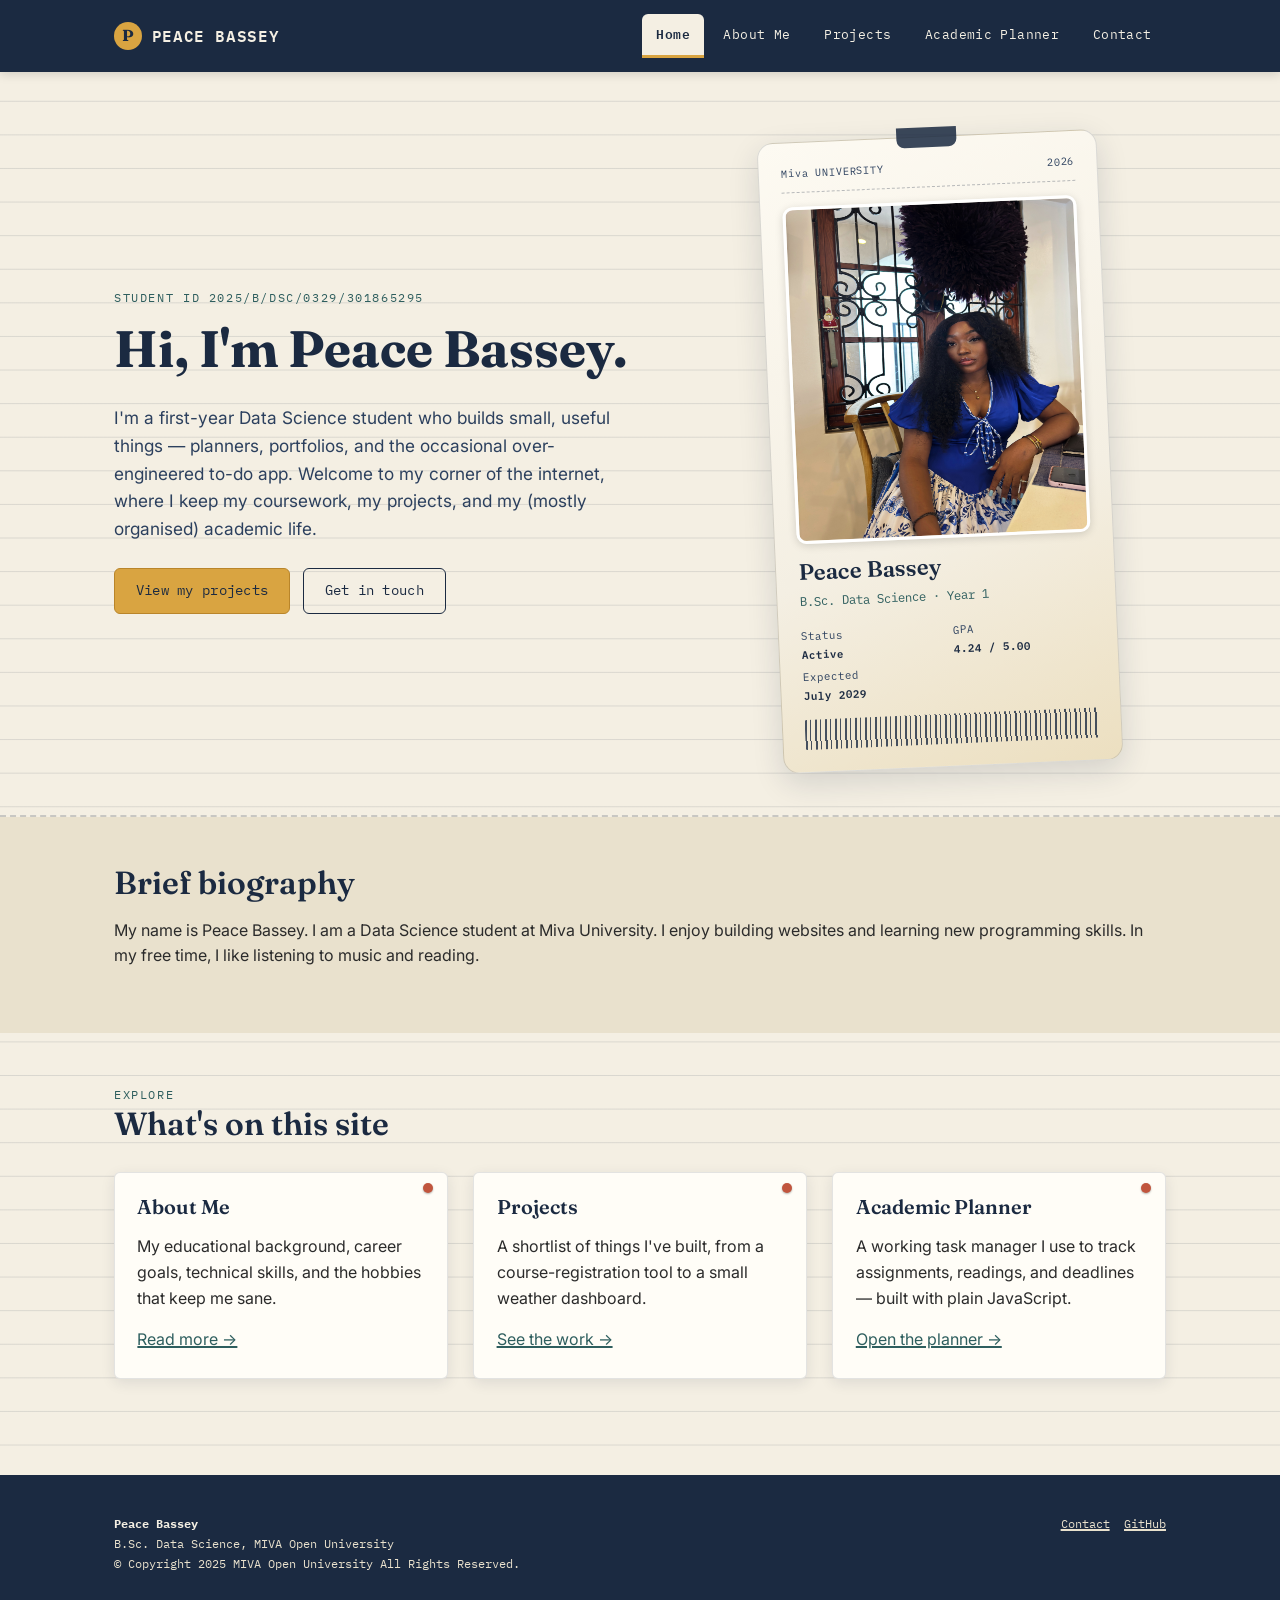
<file: index.html>
<!DOCTYPE html>
<html lang="en">
<head>
<meta charset="UTF-8">
<meta name="viewport" content="width=device-width, initial-scale=1.0">
<title>Peace Bassey — Student Portfolio</title>
<meta name="description" content="Personal academic portfolio and planner for Peace Bassey.">
<link rel="stylesheet" href="css/styles.css">
</head>
<body>
<a href="#main" class="skip-link">Skip to content</a>

<header class="site-header">
  <div class="nav-wrap">
    <a href="index.html" class="brand"><span class="brand-mark">P</span> PEACE BASSEY</a>
    <button class="nav-toggle" id="navToggle" aria-expanded="false" aria-controls="mainNav">☰ Menu</button>
    <nav class="main-nav" id="mainNav" aria-label="Main navigation">
      <ul>
        <li><a href="index.html" aria-current="page">Home</a></li>
        <li><a href="about.html">About Me</a></li>
        <li><a href="projects.html">Projects</a></li>
        <li><a href="planner.html">Academic Planner</a></li>
        <li><a href="contact.html">Contact</a></li>
      </ul>
    </nav>
  </div>
</header>

<main id="main">
  <section class="hero">
    <div class="container hero-grid">
      <div class="hero-copy">
        <span class="eyebrow">Student ID 2025/B/DSC/0329/301865295</span>
        <h1>Hi, I'm Peace Bassey.</h1>
        <p class="lede">I'm a first-year Data Science student who builds small, useful things — planners, portfolios,
           and the occasional over-engineered to-do app. Welcome to my corner of the internet, where I keep my coursework,
            my projects, and my (mostly organised) academic life.</p>
        <div class="hero-actions">
          <a href="projects.html" class="btn btn-primary">View my projects</a>
          <a href="contact.html" class="btn btn-outline">Get in touch</a>
        </div>
      </div>

      <div class="id-card" aria-label="Student identification card">
        <div class="id-card-top">
          <span>Miva UNIVERSITY</span>
          <span>2026</span>
        </div>
       <img class="id-photo" src="images\IMG_4835.JPG" alt="Photograph of Peace Bassey">
        <div class="id-details">
          <h2>Peace Bassey</h2>
          <span class="id-role">B.Sc. Data Science · Year 1</span>
          <div class="id-meta">
            <div>Status<span>Active</span></div>
            <div>GPA<span>4.24 / 5.00</span></div>
            <div>Expected<span>July 2029</span></div>
          </div>
        </div>
        <div class="id-barcode" aria-hidden="true"></div>
      </div>
    </div>
  </section>

  <hr class="divider">

  <section class="section-alt">
   <div class="container">
  <h2>Brief biography</h2>
  <p>My name is Peace Bassey. I am a Data Science student at Miva University. 
    I enjoy building websites and learning new programming skills. In my free time, I like listening to music and reading.</p>
</div>
  </section>

  <section>
    <div class="container">
      <span class="eyebrow">Explore</span>
      <h2>What's on this site</h2>
      <div class="card-grid">
        <div class="index-card">
          <h3>About Me</h3>
          <p>My educational background, career goals, technical skills, and the hobbies that keep me sane.</p>
          <a href="about.html">Read more →</a>
        </div>
        <div class="index-card">
          <h3>Projects</h3>
          <p>A shortlist of things I've built, from a course-registration tool to a small weather dashboard.</p>
          <a href="projects.html">See the work →</a>
        </div>
        <div class="index-card">
          <h3>Academic Planner</h3>
          <p>A working task manager I use to track assignments, readings, and deadlines — built with plain JavaScript.</p>
          <a href="planner.html">Open the planner →</a>
        </div>
      </div>
    </div>
  </section>
</main>

<footer class="site-footer">
  <div class="container footer-grid">
    <div>
      <strong style="color:var(--parchment);">Peace Bassey</strong><br>
      B.Sc. Data Science, MIVA Open University<br>
      © Copyright 2025 MIVA Open University All Rights Reserved.
    </div>
    <div class="social-row">
      <a href="contact.html">Contact</a>
      <a href="https://github.com/PeaceBass" target="_blank" rel="noopener">GitHub</a>
    </div>
  </div>
</footer>

<script src="js/script.js"></script>
</body>
</html>
</file>
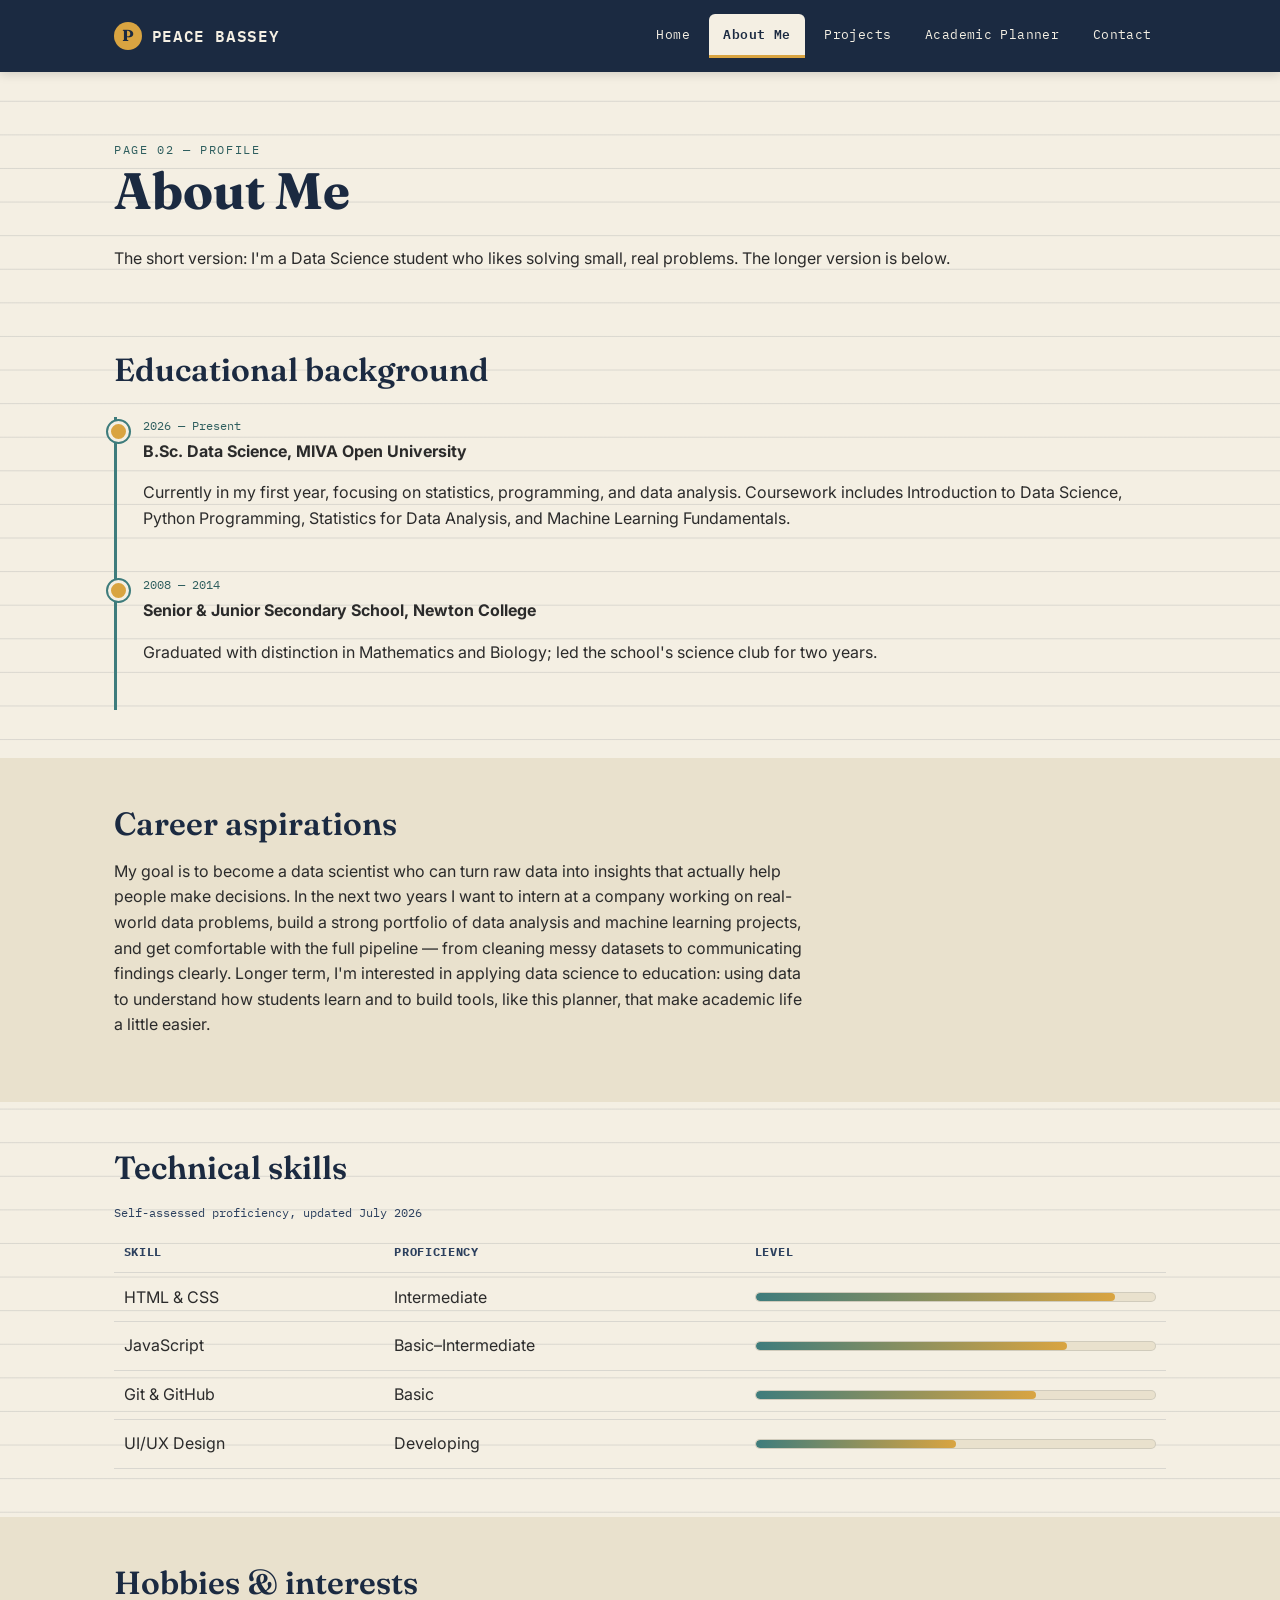
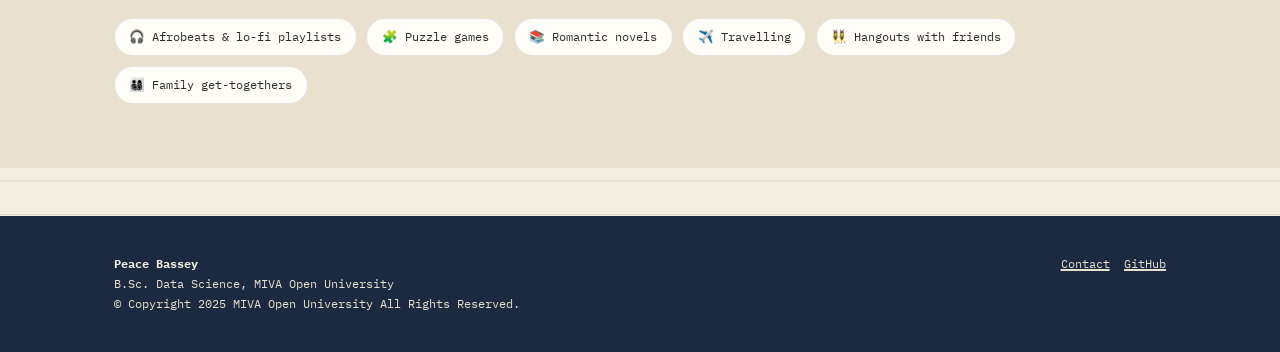
<file: about.html>
<!DOCTYPE html>
<html lang="en">
<head>
<meta charset="UTF-8">
<meta name="viewport" content="width=device-width, initial-scale=1.0">
<title>About Me — Peace Bassey</title>
<link rel="stylesheet" href="css/styles.css">
</head>
<body>
<a href="#main" class="skip-link">Skip to content</a>

<header class="site-header">
  <div class="nav-wrap">
    <a href="index.html" class="brand"><span class="brand-mark">P</span> PEACE BASSEY</a>
    <button class="nav-toggle" id="navToggle" aria-expanded="false" aria-controls="mainNav">☰ Menu</button>
    <nav class="main-nav" id="mainNav" aria-label="Main navigation">
      <ul>
        <li><a href="index.html">Home</a></li>
        <li><a href="about.html" aria-current="page">About Me</a></li>
        <li><a href="projects.html">Projects</a></li>
        <li><a href="planner.html">Academic Planner</a></li>
        <li><a href="contact.html">Contact</a></li>
      </ul>
    </nav>
  </div>
</header>

<main id="main">
  <section class="hero" style="padding-bottom:1rem;">
    <div class="container">
      <span class="eyebrow">Page 02 — Profile</span>
      <h1>About Me</h1>
      <p class="lede">The short version: I'm a Data Science student who likes solving small, real problems. 
        The longer version is below.</p>
    </div>
  </section>

  <section>
    <div class="container">
      <h2>Educational background</h2>
      <ol class="timeline">
        <li>
          <span class="when">2026 — Present</span>
          <strong>B.Sc. Data Science, MIVA Open University</strong>
          <p>Currently in my first year, focusing on statistics, programming, and data analysis. Coursework includes Introduction to Data Science, Python Programming, Statistics for Data Analysis, and Machine Learning Fundamentals.</p>
        </li>
        <li>
          <span class="when">2008 — 2014</span>
          <strong>Senior &amp; Junior Secondary School, Newton College</strong>
          <p>Graduated with distinction in Mathematics and Biology; led the school's science club for two years.</p>
        </li>
      </ol>
    </div>
  </section>

  <section class="section-alt">
   <div class="container">
  <h2>Career aspirations</h2>
  <p style="max-width:70ch;">My goal is to become a data scientist who can turn raw data into insights that actually help 
    people make decisions. In the next two years I want to intern at a company working on real-world data problems,
     build a strong portfolio of data analysis and machine learning projects, and get comfortable with the 
     full pipeline — from cleaning messy datasets to communicating findings clearly. Longer term, I'm interested in 
     applying data science to education: using data to understand how students learn and to build tools, like this planner,
      that make academic life a little easier.</p>
</div>
  </section>

  <section>
    <div class="container">
      <h2>Technical skills</h2>
      <table class="skills-table">
        <caption>Self-assessed proficiency, updated July 2026</caption>
        <thead>
          <tr><th>Skill</th><th>Proficiency</th><th style="width:40%;">Level</th></tr>
        </thead>
        <tbody>
          <tr>
            <td>HTML &amp; CSS</td><td>Intermediate</td>
            <td><div class="meter"><div class="meter-fill" style="--pct:90%;"></div></div></td>
          </tr>
          <tr>
            <td>JavaScript</td><td>Basic–Intermediate</td>
            <td><div class="meter"><div class="meter-fill" style="--pct:78%;"></div></div></td>
          </tr>         
          <tr>
            <td>Git &amp; GitHub</td><td>Basic</td>
            <td><div class="meter"><div class="meter-fill" style="--pct:70%;"></div></div></td>
          </tr>
          <tr>
            <td>UI/UX Design</td><td>Developing</td>
            <td><div class="meter"><div class="meter-fill" style="--pct:50%;"></div></div></td>
          </tr>
        </tbody>
      </table>
    </div>
  </section>

  <section class="section-alt">
    <div class="container">
      <h2>Hobbies &amp; interests</h2>
      <ul class="hobby-list">
        <li>🎧 Afrobeats &amp; lo-fi playlists</li>
        <li>🧩 Puzzle games</li>
        <li>📚 Romantic novels</li>
        <li>✈️ Travelling</li>
        <li>👯‍♀️ Hangouts with friends</li>
        <li>👨‍👩‍👧‍👦 Family get-togethers</li>
      </ul>
    </div>
  </section>
</main>

<footer class="site-footer">
  <div class="container footer-grid">
    <div>
      <strong style="color:var(--parchment);">Peace Bassey</strong><br>
      B.Sc. Data Science, MIVA Open University<br>
      © Copyright 2025 MIVA Open University All Rights Reserved.
    </div>
    <div class="social-row">
      <a href="contact.html">Contact</a>
      <a href="https://github.com/PeaceBass" target="_blank" rel="noopener">GitHub</a>
    </div>
  </div>
</footer>

<script src="js/script.js"></script>
</body>
</html>
</file>
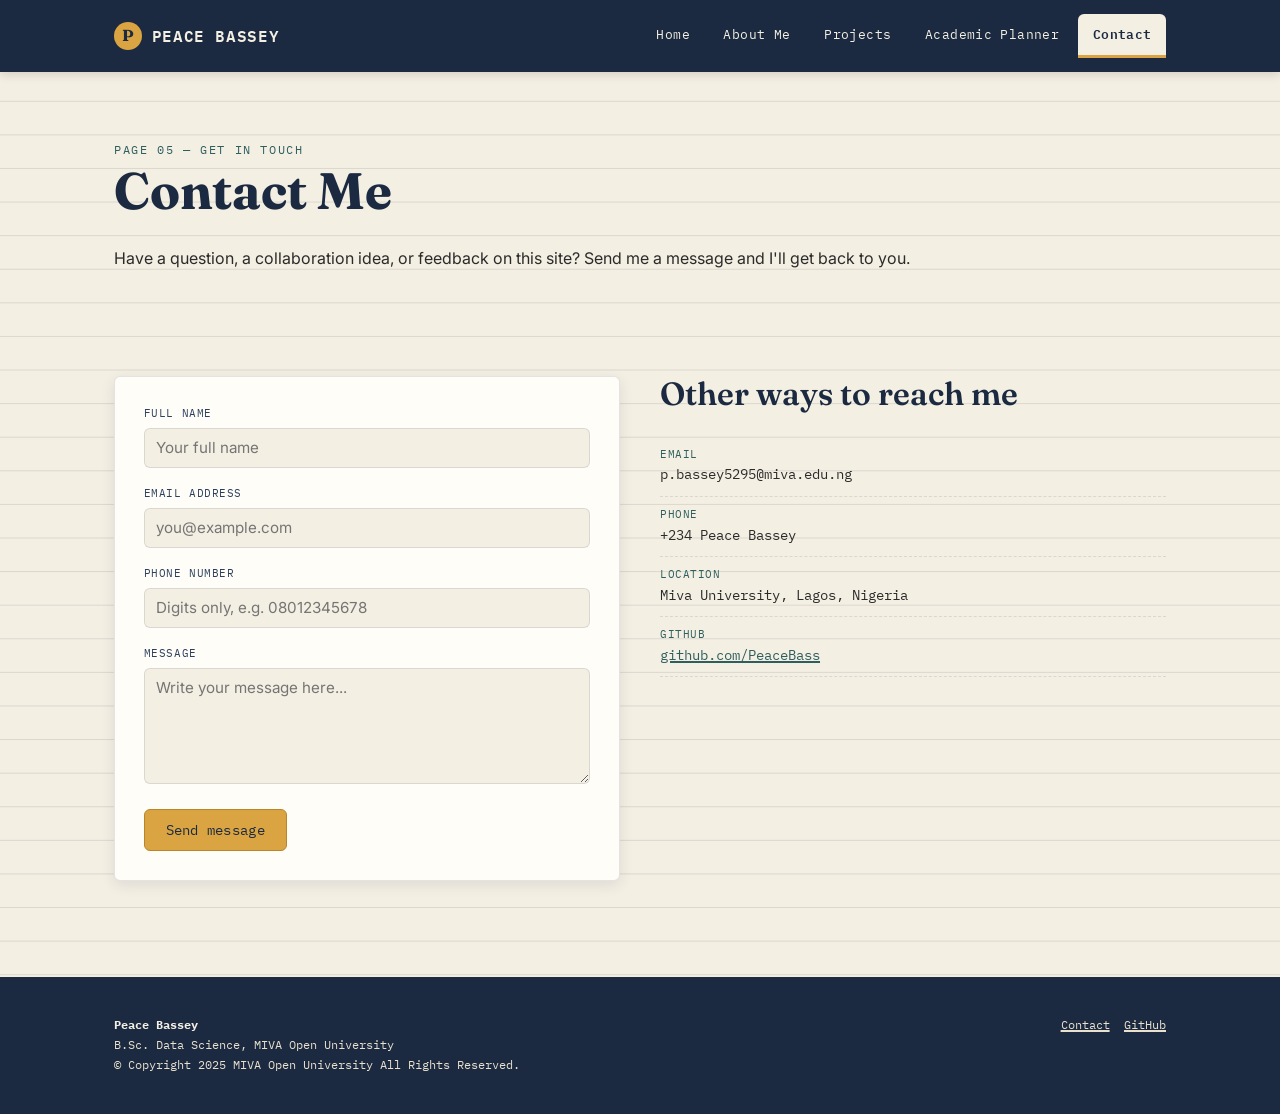
<file: contact.html>
<!DOCTYPE html>
<html lang="en">
<head>
<meta charset="UTF-8">
<meta name="viewport" content="width=device-width, initial-scale=1.0">
<title>Contact — Peace Bassey</title>
<link rel="stylesheet" href="css/styles.css">
</head>
<body>
<a href="#main" class="skip-link">Skip to content</a>

<header class="site-header">
  <div class="nav-wrap">
    <a href="index.html" class="brand"><span class="brand-mark">P</span> PEACE BASSEY</a>
    <button class="nav-toggle" id="navToggle" aria-expanded="false" aria-controls="mainNav">☰ Menu</button>
    <nav class="main-nav" id="mainNav" aria-label="Main navigation">
      <ul>
        <li><a href="index.html">Home</a></li>
        <li><a href="about.html">About Me</a></li>
        <li><a href="projects.html">Projects</a></li>
        <li><a href="planner.html">Academic Planner</a></li>
        <li><a href="contact.html" aria-current="page">Contact</a></li>
      </ul>
    </nav>
  </div>
</header>

<main id="main">
  <section class="hero" style="padding-bottom:1rem;">
    <div class="container">
      <span class="eyebrow">Page 05 — Get in touch</span>
      <h1>Contact Me</h1>
      <p class="lede">Have a question, a collaboration idea, or feedback on this site? Send me a message and I'll get back to you.</p>
    </div>
  </section>

  <section>
    <div class="container contact-grid">
      <div class="form-box">
        <form id="contact-form" novalidate>
          <div class="field" id="field-name">
            <label for="name">Full name</label>
            <input type="text" id="name" name="name" placeholder="Your full name">
            <span class="error-msg">Please enter your name.</span>
          </div>

          <div class="field" id="field-email">
            <label for="email">Email address</label>
            <input type="email" id="email" name="email" placeholder="you@example.com">
            <span class="error-msg">Please enter a valid email address (e.g. name@example.com).</span>
          </div>

          <div class="field" id="field-phone">
            <label for="phone">Phone number</label>
            <input type="tel" id="phone" name="phone" placeholder="Digits only, e.g. 08012345678">
            <span class="error-msg">Phone number must contain digits only, with no letters or symbols.</span>
          </div>

          <div class="field" id="field-message">
            <label for="message">Message</label>
            <textarea id="message" name="message" rows="5" placeholder="Write your message here..."></textarea>
            <span class="error-msg">Please enter a message.</span>
          </div>

          <button type="submit" class="btn btn-primary">Send message</button>
          <div class="form-status" id="form-status" role="alert"></div>
        </form>
      </div>

      <div>
        <h2>Other ways to reach me</h2>
        <ul class="info-list">
          <li><span class="label">Email</span>p.bassey5295@miva.edu.ng</li>
          <li><span class="label">Phone</span>+234 Peace Bassey</li>
          <li><span class="label">Location</span>Miva University, Lagos, Nigeria</li>
          <li><span class="label">GitHub</span><a href="https://github.com/PeaceBass" target="_blank" rel="noopener">github.com/PeaceBass</a></li>
        </ul>

      
      </div>
    </div>
  </section>
</main>

<footer class="site-footer">
  <div class="container footer-grid">
   <div>
      <strong style="color:var(--parchment);">Peace Bassey</strong><br>
      B.Sc. Data Science, MIVA Open University<br>
      © Copyright 2025 MIVA Open University All Rights Reserved.
    </div>
    <div class="social-row">
      <a href="contact.html">Contact</a>
      <a href="https://github.com/PeaceBass" target="_blank" rel="noopener">GitHub</a>
    </div>
  </div>
</footer>

<script src="js/script.js"></script>
<script src="js/contact.js"></script>
</body>
</html>
</file>
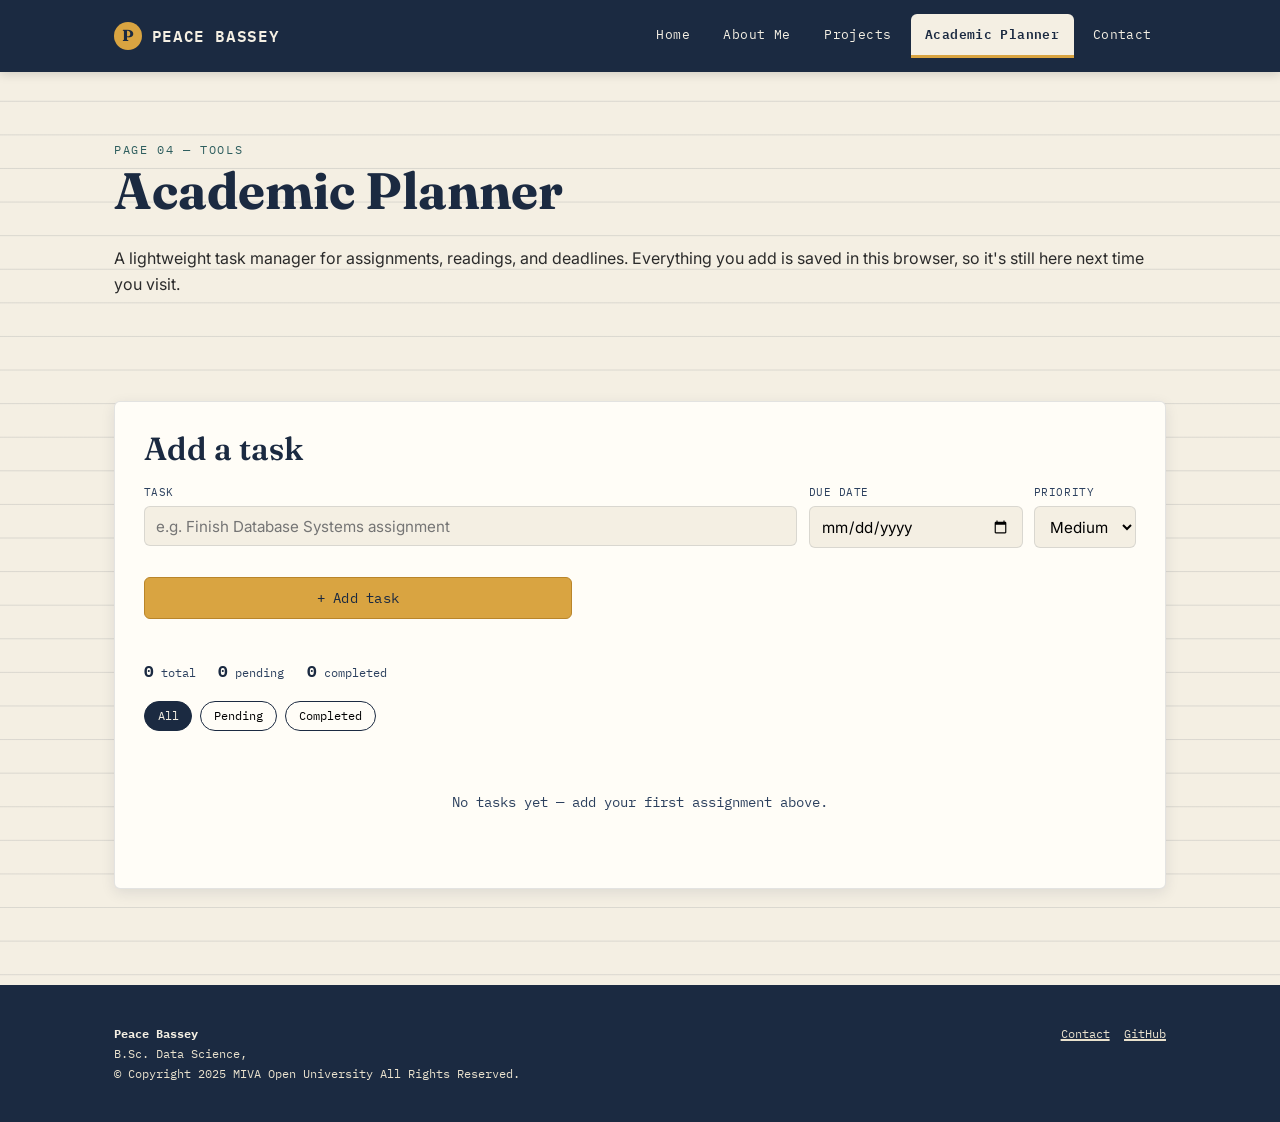
<file: planner.html>
<!DOCTYPE html>
<html lang="en">
<head>
<meta charset="UTF-8">
<meta name="viewport" content="width=device-width, initial-scale=1.0">
<title>Academic Planner — Peace Bassey</title>
<link rel="stylesheet" href="css/styles.css">
</head>
<body>
<a href="#main" class="skip-link">Skip to content</a>

<header class="site-header">
  <div class="nav-wrap">
    <a href="index.html" class="brand"><span class="brand-mark">P</span> PEACE BASSEY</a>
    <button class="nav-toggle" id="navToggle" aria-expanded="false" aria-controls="mainNav">☰ Menu</button>
    <nav class="main-nav" id="mainNav" aria-label="Main navigation">
      <ul>
        <li><a href="index.html">Home</a></li>
        <li><a href="about.html">About Me</a></li>
        <li><a href="projects.html">Projects</a></li>
        <li><a href="planner.html" aria-current="page">Academic Planner</a></li>
        <li><a href="contact.html">Contact</a></li>
      </ul>
    </nav>
  </div>
</header>

<main id="main">
  <section class="hero" style="padding-bottom:1rem;">
    <div class="container">
      <span class="eyebrow">Page 04 — Tools</span>
      <h1>Academic Planner</h1>
      <p class="lede">A lightweight task manager for assignments, readings, and deadlines. Everything you add is saved in this browser, so it's still here next time you visit.</p>
    </div>
  </section>

  <section>
    <div class="container">
      <div class="planner-box">
        <h2 style="margin-top:0;">Add a task</h2>
        <form id="task-form" class="planner-form" novalidate>
          <div class="field" style="grid-column: span 2;">
            <label for="task-title">Task</label>
            <input type="text" id="task-title" name="task-title" placeholder="e.g. Finish Database Systems assignment" required>
          </div>
          <div class="field">
            <label for="task-due">Due date</label>
            <input type="date" id="task-due" name="task-due">
          </div>
          <div class="field">
            <label for="task-priority">Priority</label>
            <select id="task-priority" name="task-priority">
              <option value="low">Low</option>
              <option value="medium" selected>Medium</option>
              <option value="high">High</option>
            </select>
          </div>
          <div class="field" style="align-self:end;">
            <button type="submit" class="btn btn-primary" style="width:100%;justify-content:center;">+ Add task</button>
          </div>
        </form>
        <p class="error-msg" id="task-error" style="display:none;">Please enter a task title before adding it.</p>

        <div class="planner-stats">
          <div><strong id="stat-total">0</strong> total</div>
          <div><strong id="stat-open">0</strong> pending</div>
          <div><strong id="stat-done">0</strong> completed</div>
        </div>

        <div class="filter-row" role="group" aria-label="Filter tasks">
          <button class="filter-btn active" data-filter="all">All</button>
          <button class="filter-btn" data-filter="pending">Pending</button>
          <button class="filter-btn" data-filter="completed">Completed</button>
        </div>

        <ul id="task-list" aria-live="polite"></ul>
        <p class="empty-state" id="empty-state">No tasks yet — add your first assignment above.</p>
      </div>
    </div>
  </section>
</main>

<footer class="site-footer">
  <div class="container footer-grid">
    <div>
      <strong style="color:var(--parchment);">Peace Bassey</strong><br>
      B.Sc. Data Science,<br>
      © Copyright 2025 MIVA Open University All Rights Reserved.
    </div>
    <div class="social-row">
      <a href="contact.html">Contact</a>
      <a href="https://github.com/PeaceBass" target="_blank" rel="noopener">GitHub</a>
    </div>
  </div>
</footer>

<script src="js/script.js"></script>
<script src="js/planner.js"></script>
</body>
</html>
</file>
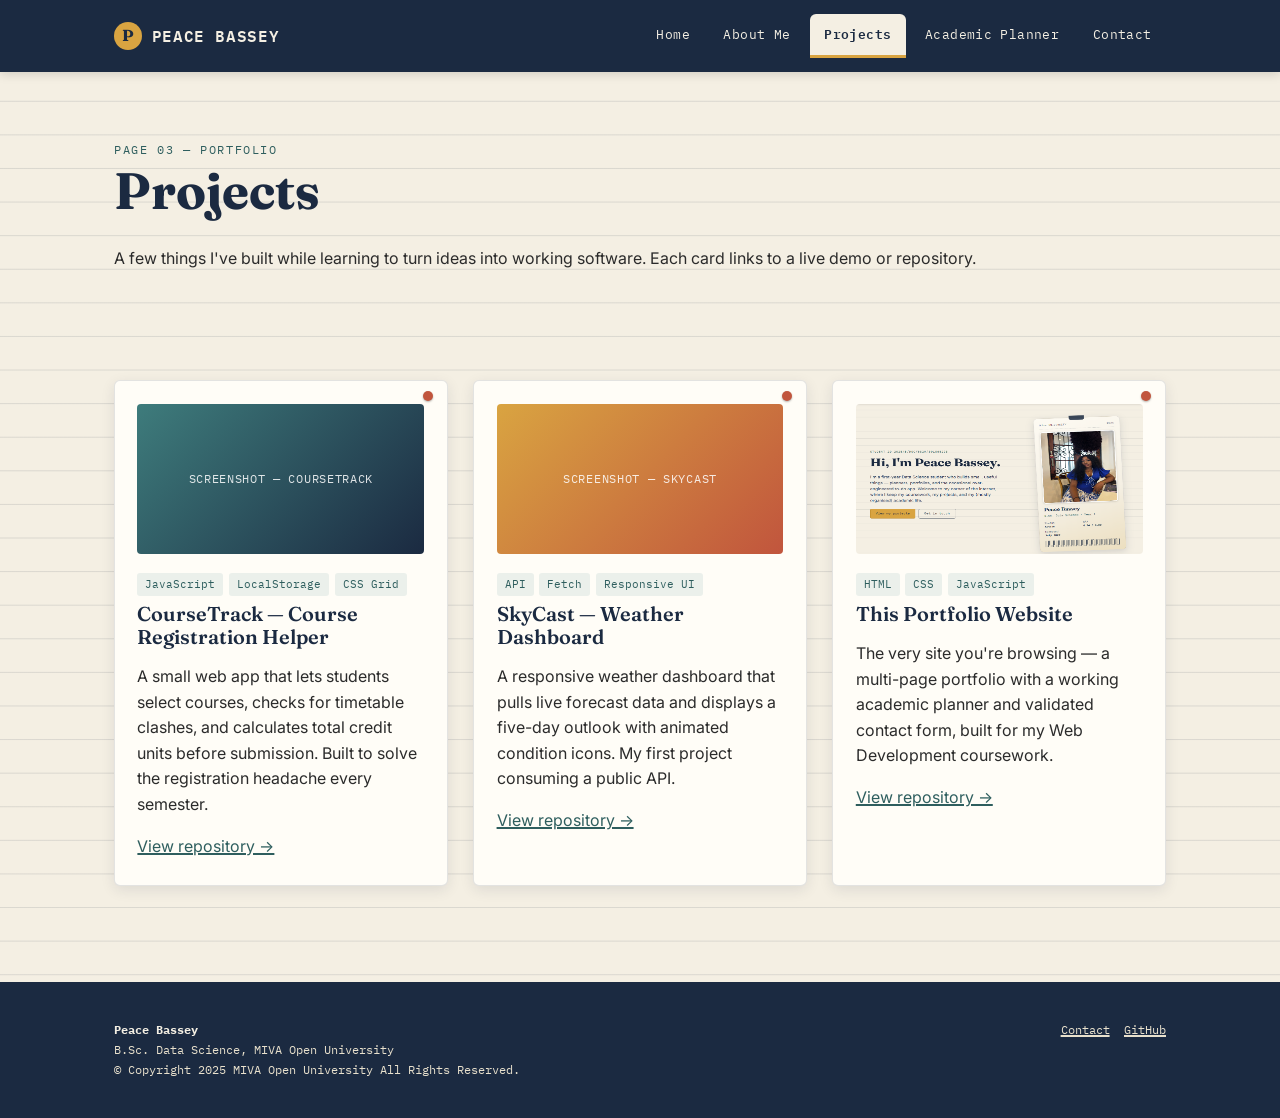
<file: projects.html>
<!DOCTYPE html>
<html lang="en">
<head>
<meta charset="UTF-8">
<meta name="viewport" content="width=device-width, initial-scale=1.0">
<title>Projects — Peace Bassey</title>
<link rel="stylesheet" href="css/styles.css">
</head>
<body>
<a href="#main" class="skip-link">Skip to content</a>

<header class="site-header">
  <div class="nav-wrap">
    <a href="index.html" class="brand"><span class="brand-mark">P</span> PEACE BASSEY</a>
    <button class="nav-toggle" id="navToggle" aria-expanded="false" aria-controls="mainNav">☰ Menu</button>
    <nav class="main-nav" id="mainNav" aria-label="Main navigation">
      <ul>
        <li><a href="index.html">Home</a></li>
        <li><a href="about.html">About Me</a></li>
        <li><a href="projects.html" aria-current="page">Projects</a></li>
        <li><a href="planner.html">Academic Planner</a></li>
        <li><a href="contact.html">Contact</a></li>
      </ul>
    </nav>
  </div>
</header>

<main id="main">
  <section class="hero" style="padding-bottom:1rem;">
    <div class="container">
      <span class="eyebrow">Page 03 — Portfolio</span>
      <h1>Projects</h1>
      <p class="lede">A few things I've built while learning to turn ideas into working software. Each card links to a live demo or repository.</p>
    </div>
  </section>

  <section>
    <div class="container">
      <div class="card-grid">

        <article class="index-card">
          <div class="thumb thumb-1">Screenshot — CourseTrack</div>
          <span class="tag">JavaScript</span><span class="tag">LocalStorage</span><span class="tag">CSS Grid</span>
          <h3>CourseTrack — Course Registration Helper</h3>
          <p>A small web app that lets students select courses, checks for timetable clashes, and calculates total credit units before submission. Built to solve the registration headache every semester.</p>
          <a href="https://github.com/" target="_blank" rel="noopener">View repository →</a>
        </article>

        <article class="index-card">
          <div class="thumb thumb-2">Screenshot — SkyCast</div>
          <span class="tag">API</span><span class="tag">Fetch</span><span class="tag">Responsive UI</span>
          <h3>SkyCast — Weather Dashboard</h3>
          <p>A responsive weather dashboard that pulls live forecast data and displays a five-day outlook with animated condition icons. My first project consuming a public API.</p>
          <a href="https://github.com/" target="_blank" rel="noopener">View repository →</a>
        </article>

        <article class="index-card">
          <img class="thumb thumb-1" src="images\Screenshot 2026-07-15 133843.png" alt="Screenshot of this portfolio website">
          <span class="tag">HTML</span><span class="tag">CSS</span><span class="tag">JavaScript</span>
          <h3>This Portfolio Website</h3>
          <p>The very site you're browsing — a multi-page portfolio with a working academic planner and validated contact form, built for my Web Development coursework.</p>
          <a href="https://github.com/PeaceBass?tab=repositories" target="_blank" rel="noopener">View repository →</a>
        </article>

      </div>
    </div>
  </section>

</main>

<footer class="site-footer">
  <div class="container footer-grid">
    <div>
      <strong style="color:var(--parchment);">Peace Bassey</strong><br>
      B.Sc. Data Science, MIVA Open University<br>
      © Copyright 2025 MIVA Open University All Rights Reserved.
    </div>
    <div class="social-row">
      <a href="contact.html">Contact</a>
      <a href="https://github.com/PeaceBass" target="_blank" rel="noopener">GitHub</a>
    </div>
  </div>
</footer>

<script src="js/script.js"></script>
</body>
</html>
</file>
<file: css/styles.css>
/* ============================================================
   Crestwood Student Portfolio — Stylesheet
   Design concept: a student's binder — ID card, index cards,
   ruled paper, folder-tab navigation, stitched dividers.
   ============================================================ */

@import url('https://fonts.googleapis.com/css2?family=Fraunces:ital,opsz,wght@0,9..144,400;0,9..144,600;0,9..144,700;1,9..144,500&family=Inter:wght@400;500;600;700&family=IBM+Plex+Mono:wght@400;500;600&display=swap');

:root {
  --ink: #1b2a41;
  --ink-soft: #2c405e;
  --parchment: #f4efe3;
  --parchment-dark: #e9e1cd;
  --amber: #d9a441;
  --amber-dark: #b9852a;
  --teal: #3e7c7c;
  --teal-dark: #2e5e5e;
  --charcoal: #2b2b2b;
  --coral: #c1553d;
  --paper-line: rgba(27, 42, 65, 0.12);
  --shadow: 0 10px 30px rgba(27, 42, 65, 0.15);
  --shadow-soft: 0 4px 14px rgba(27, 42, 65, 0.1);
  --radius: 6px;
  --font-display: "Fraunces", Georgia, serif;
  --font-body: "Inter", -apple-system, BlinkMacSystemFont, sans-serif;
  --font-mono: "IBM Plex Mono", "Courier New", monospace;
}

* { box-sizing: border-box; }

html { scroll-behavior: smooth; }

@media (prefers-reduced-motion: reduce) {
  html { scroll-behavior: auto; }
  *, *::before, *::after {
    animation-duration: 0.01ms !important;
    animation-iteration-count: 1 !important;
    transition-duration: 0.01ms !important;
  }
}

body {
  margin: 0;
  font-family: var(--font-body);
  color: var(--charcoal);
  background:
    linear-gradient(var(--paper-line) 1px, transparent 1px);
  background-size: 100% 2.1em;
  background-color: var(--parchment);
  line-height: 1.6;
}

img { max-width: 100%; display: block; }

a { color: var(--teal-dark); text-decoration-thickness: 1.5px; }
a:hover { color: var(--amber-dark); }

h1, h2, h3, h4 {
  font-family: var(--font-display);
  color: var(--ink);
  margin: 0 0 0.5em;
  line-height: 1.15;
}

h1 { font-size: clamp(2.1rem, 4vw, 3.2rem); font-weight: 700; }
h2 { font-size: clamp(1.5rem, 3vw, 2rem); font-weight: 600; }
h3 { font-size: 1.25rem; font-weight: 600; }

.eyebrow {
  font-family: var(--font-mono);
  font-size: 0.72rem;
  letter-spacing: 0.14em;
  text-transform: uppercase;
  color: var(--teal-dark);
}

.container {
  max-width: 1100px;
  margin: 0 auto;
  padding: 0 1.5rem;
}

/* Skip link for accessibility */
.skip-link {
  position: absolute;
  left: -999px;
  top: 0;
  background: var(--amber);
  color: var(--ink);
  padding: 0.6rem 1rem;
  z-index: 999;
  font-family: var(--font-mono);
}
.skip-link:focus { left: 0.5rem; top: 0.5rem; }

:focus-visible {
  outline: 3px solid var(--amber);
  outline-offset: 2px;
}

/* ---------------- Header / Folder-tab Navigation ---------------- */

.site-header {
  background: var(--ink);
  position: sticky;
  top: 0;
  z-index: 50;
  box-shadow: 0 2px 10px rgba(0,0,0,0.15);
}

.nav-wrap {
  display: flex;
  align-items: center;
  justify-content: space-between;
  padding: 0.9rem 1.5rem;
  max-width: 1100px;
  margin: 0 auto;
}

.brand {
  display: flex;
  align-items: center;
  gap: 0.6rem;
  color: var(--parchment);
  text-decoration: none;
  font-family: var(--font-mono);
  font-weight: 600;
  letter-spacing: 0.04em;
}

.brand-mark {
  width: 28px; height: 28px;
  border-radius: 50%;
  background: var(--amber);
  display: inline-flex;
  align-items: center;
  justify-content: center;
  color: var(--ink);
  font-family: var(--font-display);
  font-weight: 700;
}

.nav-toggle {
  display: none;
  background: none;
  border: 1px solid var(--parchment-dark);
  border-radius: var(--radius);
  color: var(--parchment);
  font-size: 1.2rem;
  padding: 0.35rem 0.7rem;
  cursor: pointer;
}

.main-nav ul {
  list-style: none;
  display: flex;
  gap: 0.3rem;
  margin: 0;
  padding: 0;
}

.main-nav a {
  display: inline-block;
  color: var(--parchment);
  text-decoration: none;
  font-family: var(--font-mono);
  font-size: 0.82rem;
  letter-spacing: 0.03em;
  padding: 0.6rem 0.9rem;
  border-radius: var(--radius) var(--radius) 0 0;
  border-bottom: 3px solid transparent;
  transition: background 0.2s ease, border-color 0.2s ease, transform 0.15s ease;
}

.main-nav a:hover,
.main-nav a:focus-visible {
  background: rgba(244, 239, 227, 0.08);
  border-bottom-color: var(--amber);
  transform: translateY(-1px);
}

.main-nav a[aria-current="page"] {
  background: var(--parchment);
  color: var(--ink);
  border-bottom-color: var(--amber);
  font-weight: 600;
}

@media (max-width: 760px) {
  .nav-toggle { display: inline-flex; }
  .main-nav {
    width: 100%;
    max-height: 0;
    overflow: hidden;
    transition: max-height 0.3s ease;
  }
  .main-nav.open { max-height: 320px; }
  .main-nav ul {
    flex-direction: column;
    padding: 0.5rem 1.5rem 1rem;
    gap: 0.2rem;
  }
  .nav-wrap { flex-wrap: wrap; }
}

/* ---------------- Buttons ---------------- */

.btn {
  display: inline-flex;
  align-items: center;
  gap: 0.5rem;
  font-family: var(--font-mono);
  font-size: 0.85rem;
  letter-spacing: 0.02em;
  padding: 0.7rem 1.3rem;
  border-radius: var(--radius);
  border: 1.5px solid var(--ink);
  cursor: pointer;
  text-decoration: none;
  transition: transform 0.15s ease, box-shadow 0.15s ease, background 0.15s ease, color .15s ease;
}

.btn-primary {
  background: var(--amber);
  color: var(--ink);
  border-color: var(--amber-dark);
}
.btn-primary:hover { transform: translateY(-2px); box-shadow: var(--shadow-soft); background: var(--amber-dark); color: var(--parchment); }

.btn-outline {
  background: transparent;
  color: var(--ink);
}
.btn-outline:hover { transform: translateY(-2px); background: var(--ink); color: var(--parchment); }

/* ---------------- Hero / Student ID Card ---------------- */

.hero {
  padding: 4rem 0 3rem;
}

.hero-grid {
  display: grid;
  grid-template-columns: 1.1fr 0.9fr;
  gap: 3rem;
  align-items: center;
}

@media (max-width: 800px) {
  .hero-grid { grid-template-columns: 1fr; }
}

.hero-copy .eyebrow { margin-bottom: 0.8rem; display:block; }

.hero-copy p.lede {
  font-size: 1.08rem;
  max-width: 46ch;
  color: var(--ink-soft);
}

.hero-actions {
  display: flex;
  gap: 0.8rem;
  flex-wrap: wrap;
  margin-top: 1.6rem;
}

/* Signature element: laminated student ID card */
.id-card {
  background: linear-gradient(160deg, #fdfaf2 0%, #f4efe3 60%, #ecdfc0 100%);
  border-radius: 16px;
  padding: 1.4rem;
  box-shadow: var(--shadow);
  border: 1px solid rgba(27,42,65,0.15);
  position: relative;
  transform: rotate(-2.5deg);
  transition: transform 0.35s ease, box-shadow 0.35s ease;
  max-width: 340px;
  margin: 0 auto;
}
.id-card:hover { transform: rotate(0deg) translateY(-4px); box-shadow: 0 18px 40px rgba(27,42,65,0.22); }

.id-card::before {
  content: "";
  position: absolute;
  top: -10px; left: 50%;
  transform: translateX(-50%);
  width: 60px; height: 20px;
  background: var(--ink);
  border-radius: 0 0 8px 8px;
  opacity: 0.85;
}

.id-card-top {
  display: flex;
  justify-content: space-between;
  align-items: center;
  font-family: var(--font-mono);
  font-size: 0.65rem;
  letter-spacing: 0.08em;
  color: var(--ink-soft);
  border-bottom: 1px dashed rgba(27,42,65,0.3);
  padding-bottom: 0.6rem;
  margin-bottom: 0.9rem;
}

.id-photo {
  width: 100%;
  aspect-ratio: 4 / 4.6;
  border-radius: 10px;
  background: linear-gradient(135deg, var(--teal), var(--ink));
  display: flex;
  align-items: center;
  justify-content: center;
  color: var(--parchment);
  font-family: var(--font-display);
  font-size: 3.2rem;
  font-weight: 700;
  border: 3px solid #fff;
  box-shadow: 0 2px 8px rgba(0,0,0,0.15);
}

.id-details { margin-top: 1rem; }
.id-details h2 { margin-bottom: 0.1rem; font-size: 1.4rem; }
.id-role { font-family: var(--font-mono); font-size: 0.78rem; color: var(--teal-dark); }

.id-meta {
  margin-top: 0.9rem;
  font-family: var(--font-mono);
  font-size: 0.68rem;
  color: var(--ink-soft);
  display: grid;
  grid-template-columns: 1fr 1fr;
  gap: 0.4rem 0.6rem;
}
.id-meta span { display: block; color: var(--ink); font-weight: 600; }

.id-barcode {
  margin-top: 1rem;
  height: 30px;
  background: repeating-linear-gradient(90deg, var(--ink) 0 2px, transparent 2px 5px, var(--ink) 5px 6px, transparent 6px 10px);
  opacity: 0.8;
  border-radius: 2px;
}

/* ---------------- Sections ---------------- */

section { padding: 3rem 0; }
.section-alt { background: var(--parchment-dark); }

.divider {
  border: none;
  border-top: 2px dashed rgba(27,42,65,0.2);
  margin: 0;
}

/* ---------------- Index Cards (bio / projects) ---------------- */

.card-grid {
  display: grid;
  grid-template-columns: repeat(auto-fit, minmax(260px, 1fr));
  gap: 1.6rem;
  margin-top: 1.8rem;
}

.index-card {
  background: #fffdf7;
  border: 1px solid var(--paper-line);
  border-radius: var(--radius);
  padding: 1.4rem 1.4rem 1.6rem;
  box-shadow: var(--shadow-soft);
  position: relative;
  transition: transform 0.2s ease, box-shadow 0.2s ease;
}
.index-card:hover { transform: translateY(-5px); box-shadow: var(--shadow); }

.index-card::before {
  content: "";
  position: absolute;
  top: 10px; right: 14px;
  width: 10px; height: 10px;
  border-radius: 50%;
  background: var(--coral);
  box-shadow: 0 1px 2px rgba(0,0,0,0.3);
}

.index-card .tag {
  display: inline-block;
  font-family: var(--font-mono);
  font-size: 0.68rem;
  color: var(--teal-dark);
  background: rgba(62,124,124,0.1);
  padding: 0.2rem 0.5rem;
  border-radius: 3px;
  margin: 0 0.35rem 0.35rem 0;
}

/* Project thumbnail (placeholder illustration, no external image files needed) */
.thumb {
  width: 100%;
  height: 150px;
  border-radius: 4px;
  margin-bottom: 1rem;
  display: flex;
  align-items: center;
  justify-content: center;
  font-family: var(--font-mono);
  font-size: 0.72rem;
  letter-spacing: 0.06em;
  color: rgba(255,255,255,0.85);
  text-transform: uppercase;
}
.thumb-1 { background: linear-gradient(135deg, #3e7c7c, #1b2a41); }
.thumb-2 { background: linear-gradient(135deg, #d9a441, #c1553d); }
.thumb-3 { background: linear-gradient(135deg, #1b2a41, #6b4b8a); }

/* ---------------- Timeline (About page) ---------------- */

.timeline {
  list-style: none;
  padding: 0;
  margin: 1.8rem 0 0;
  border-left: 3px solid var(--teal);
}

.timeline li {
  position: relative;
  padding: 0 0 1.8rem 1.6rem;
}

.timeline li::before {
  content: "";
  position: absolute;
  left: -9px; top: 4px;
  width: 15px; height: 15px;
  border-radius: 50%;
  background: var(--amber);
  border: 3px solid var(--parchment);
  box-shadow: 0 0 0 2px var(--teal);
}

.timeline .when {
  font-family: var(--font-mono);
  font-size: 0.72rem;
  color: var(--teal-dark);
  display: block;
  margin-bottom: 0.2rem;
}

/* ---------------- Skills ---------------- */

.skills-table { width: 100%; border-collapse: collapse; margin-top: 1rem; }
.skills-table caption { text-align: left; font-family: var(--font-mono); font-size: 0.75rem; color: var(--ink-soft); margin-bottom: 0.6rem; }
.skills-table th, .skills-table td {
  text-align: left;
  padding: 0.7rem 0.6rem;
  border-bottom: 1px solid var(--paper-line);
}
.skills-table th { font-family: var(--font-mono); font-size: 0.72rem; text-transform: uppercase; letter-spacing: 0.06em; color: var(--ink-soft); }

.meter {
  background: var(--parchment-dark);
  border-radius: 20px;
  height: 10px;
  width: 100%;
  overflow: hidden;
  border: 1px solid var(--paper-line);
}
.meter-fill {
  height: 100%;
  background: linear-gradient(90deg, var(--teal), var(--amber));
  border-radius: 20px;
  animation: fillbar 1.2s ease forwards;
  width: 0;
}
@keyframes fillbar { to { width: var(--pct); } }

.hobby-list {
  display: flex;
  flex-wrap: wrap;
  gap: 0.6rem;
  padding: 0;
  list-style: none;
  margin-top: 1rem;
}
.hobby-list li {
  font-family: var(--font-mono);
  font-size: 0.78rem;
  background: #fffdf7;
  border: 1px solid var(--paper-line);
  padding: 0.5rem 0.9rem;
  border-radius: 20px;
}

/* ---------------- Planner ---------------- */

.planner-box {
  background: #fffdf7;
  border: 1px solid var(--paper-line);
  border-radius: var(--radius);
  box-shadow: var(--shadow-soft);
  padding: 1.8rem;
  margin-top: 1.5rem;
}

.planner-form {
  display: grid;
  grid-template-columns: 2fr 1fr 1fr auto;
  gap: 0.7rem;
}

@media (max-width: 700px) {
  .planner-form { grid-template-columns: 1fr 1fr; }
}

.field label {
  display: block;
  font-family: var(--font-mono);
  font-size: 0.68rem;
  letter-spacing: 0.05em;
  text-transform: uppercase;
  color: var(--ink-soft);
  margin-bottom: 0.3rem;
}

input, select, textarea {
  font-family: var(--font-body);
  font-size: 0.95rem;
  padding: 0.6rem 0.7rem;
  border-radius: var(--radius);
  border: 1.5px solid var(--paper-line);
  background: var(--parchment);
  width: 100%;
}
input:focus, select:focus, textarea:focus {
  border-color: var(--teal);
  outline: none;
  background: #fff;
}

.planner-stats {
  display: flex;
  gap: 1.4rem;
  margin: 1.4rem 0 0.6rem;
  font-family: var(--font-mono);
  font-size: 0.78rem;
  color: var(--ink-soft);
  flex-wrap: wrap;
}
.planner-stats strong { color: var(--ink); font-size: 1rem; }

.filter-row {
  display: flex;
  gap: 0.5rem;
  margin: 1rem 0;
  flex-wrap: wrap;
}
.filter-btn {
  font-family: var(--font-mono);
  font-size: 0.72rem;
  padding: 0.4rem 0.8rem;
  border-radius: 20px;
  border: 1.5px solid var(--ink);
  background: transparent;
  cursor: pointer;
  transition: all 0.15s ease;
}
.filter-btn.active, .filter-btn:hover { background: var(--ink); color: var(--parchment); }

#task-list {
  list-style: none;
  padding: 0;
  margin: 1rem 0 0;
  display: flex;
  flex-direction: column;
  gap: 0.6rem;
}

.task-item {
  display: flex;
  align-items: center;
  gap: 0.8rem;
  background: var(--parchment);
  border: 1px solid var(--paper-line);
  border-left: 5px solid var(--teal);
  border-radius: 4px;
  padding: 0.7rem 0.9rem;
  animation: slideIn 0.25s ease;
}
.task-item.priority-high { border-left-color: var(--coral); }
.task-item.priority-medium { border-left-color: var(--amber); }
.task-item.completed { border-left-color: #9aa5a5; opacity: 0.65; }
.task-item.completed .task-title { text-decoration: line-through; }

@keyframes slideIn {
  from { opacity: 0; transform: translateX(-10px); }
  to { opacity: 1; transform: translateX(0); }
}

.task-title { flex: 1; font-weight: 500; }
.task-due { font-family: var(--font-mono); font-size: 0.72rem; color: var(--ink-soft); white-space: nowrap; }

.icon-btn {
  border: none;
  background: transparent;
  cursor: pointer;
  font-size: 1.05rem;
  padding: 0.2rem 0.4rem;
  border-radius: 4px;
  transition: background 0.15s ease, transform .15s ease;
}
.icon-btn:hover { background: rgba(27,42,65,0.08); transform: scale(1.1); }

.empty-state {
  text-align: center;
  padding: 2rem 1rem;
  color: var(--ink-soft);
  font-family: var(--font-mono);
  font-size: 0.85rem;
}

/* ---------------- Contact form ---------------- */

.contact-grid {
  display: grid;
  grid-template-columns: 1fr 1fr;
  gap: 2.5rem;
  margin-top: 1.5rem;
}
@media (max-width: 760px) { .contact-grid { grid-template-columns: 1fr; } }

.form-box {
  background: #fffdf7;
  border: 1px solid var(--paper-line);
  border-radius: var(--radius);
  box-shadow: var(--shadow-soft);
  padding: 1.8rem;
}

.field { margin-bottom: 1.1rem; }
.error-msg {
  color: var(--coral);
  font-family: var(--font-mono);
  font-size: 0.72rem;
  margin-top: 0.3rem;
  display: none;
}
.field.invalid input, .field.invalid textarea { border-color: var(--coral); }
.field.invalid .error-msg { display: block; }

.form-status {
  margin-top: 1rem;
  padding: 0.8rem 1rem;
  border-radius: var(--radius);
  font-family: var(--font-mono);
  font-size: 0.82rem;
  display: none;
}
.form-status.show { display: block; }
.form-status.success { background: rgba(62,124,124,0.12); color: var(--teal-dark); border: 1px solid var(--teal); }
.form-status.fail { background: rgba(193,85,61,0.1); color: var(--coral); border: 1px solid var(--coral); }

.info-list { list-style: none; padding: 0; margin-top: 1.5rem; }
.info-list li { padding: 0.6rem 0; border-bottom: 1px dashed var(--paper-line); font-family: var(--font-mono); font-size: 0.88rem; }
.info-list .label { color: var(--teal-dark); display:block; font-size: 0.68rem; text-transform: uppercase; letter-spacing: .05em; }

/* ---------------- Footer ---------------- */

.site-footer {
  background: var(--ink);
  color: var(--parchment-dark);
  padding: 2.4rem 0;
  margin-top: 3rem;
}
.footer-grid {
  display: flex;
  justify-content: space-between;
  flex-wrap: wrap;
  gap: 1.5rem;
  font-family: var(--font-mono);
  font-size: 0.78rem;
}
.footer-grid a { color: var(--parchment-dark); }
.social-row { display: flex; gap: 0.9rem; }

/* ---------------- Utility ---------------- */

.mt-lg { margin-top: 2.5rem; }
.text-center { text-align: center; }
.small { font-size: 0.85rem; color: var(--ink-soft); }

video, audio { width: 100%; border-radius: var(--radius); box-shadow: var(--shadow-soft); }
</file>
